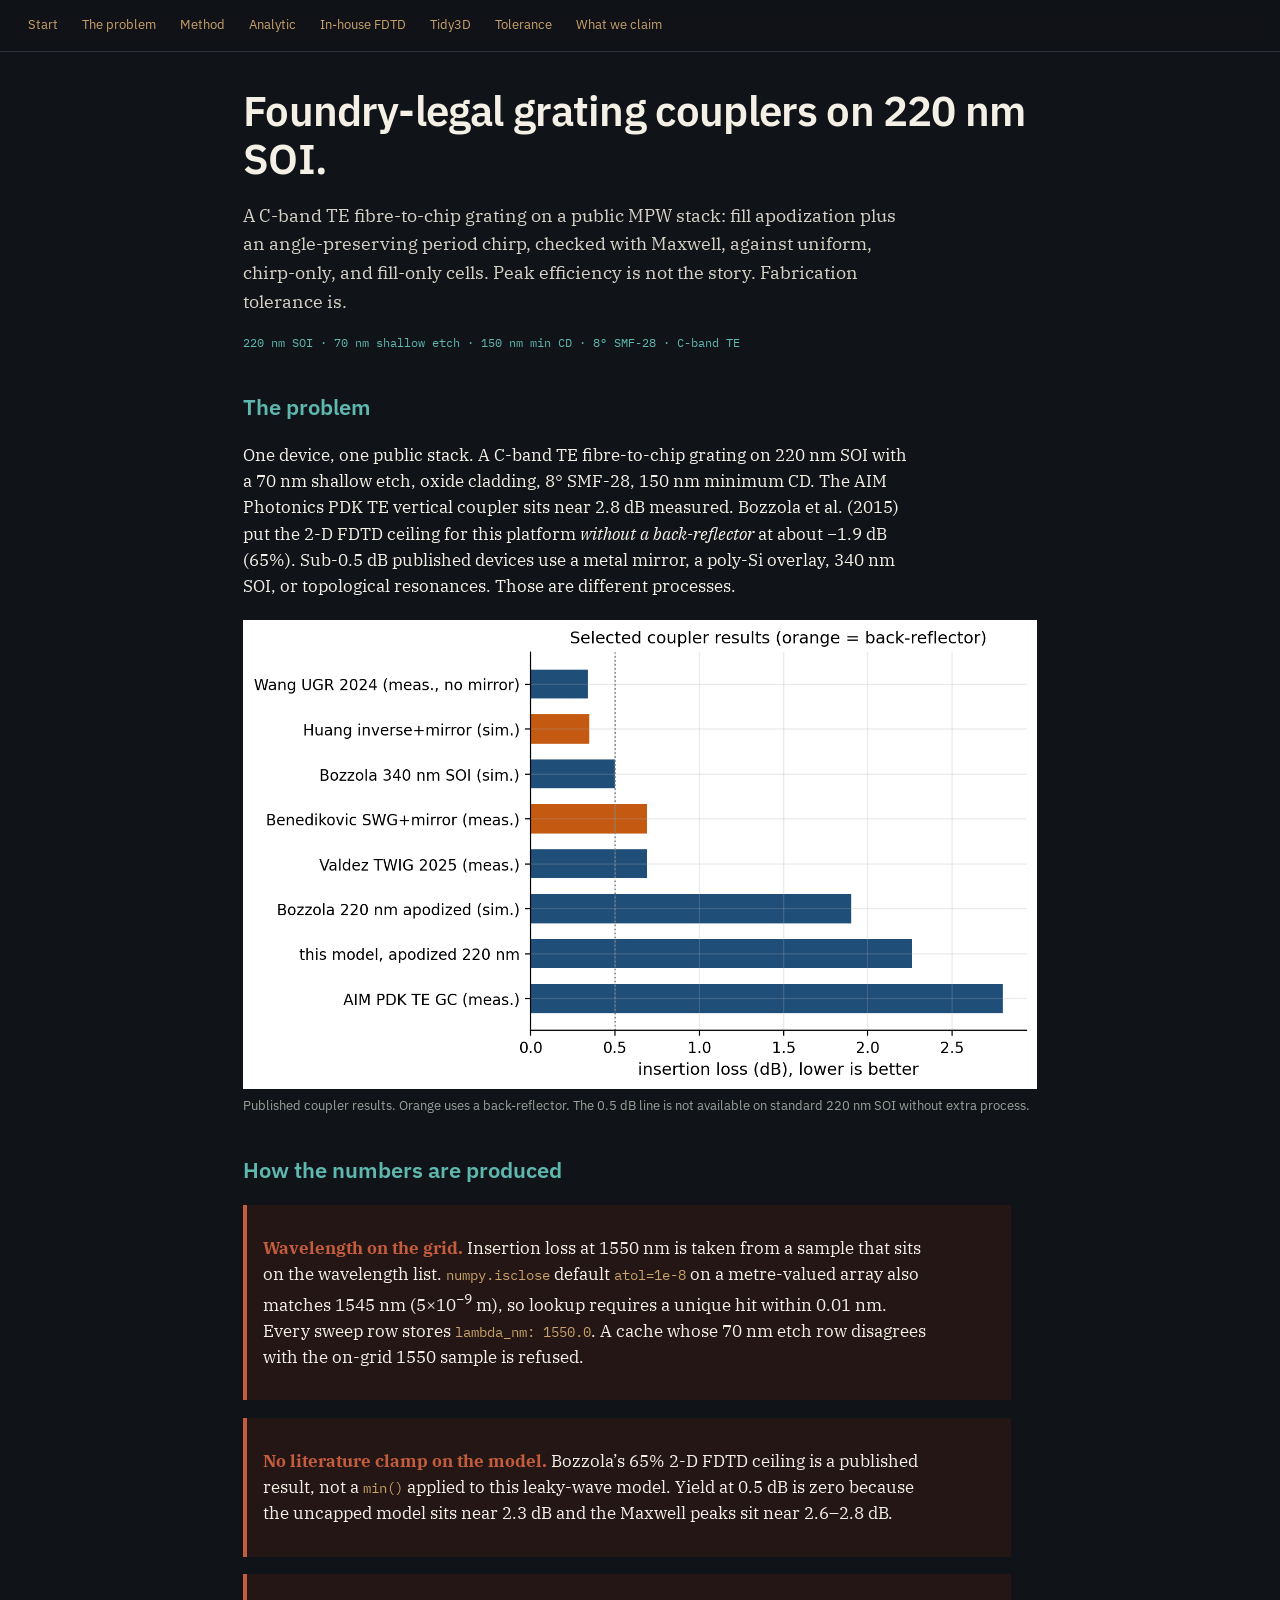
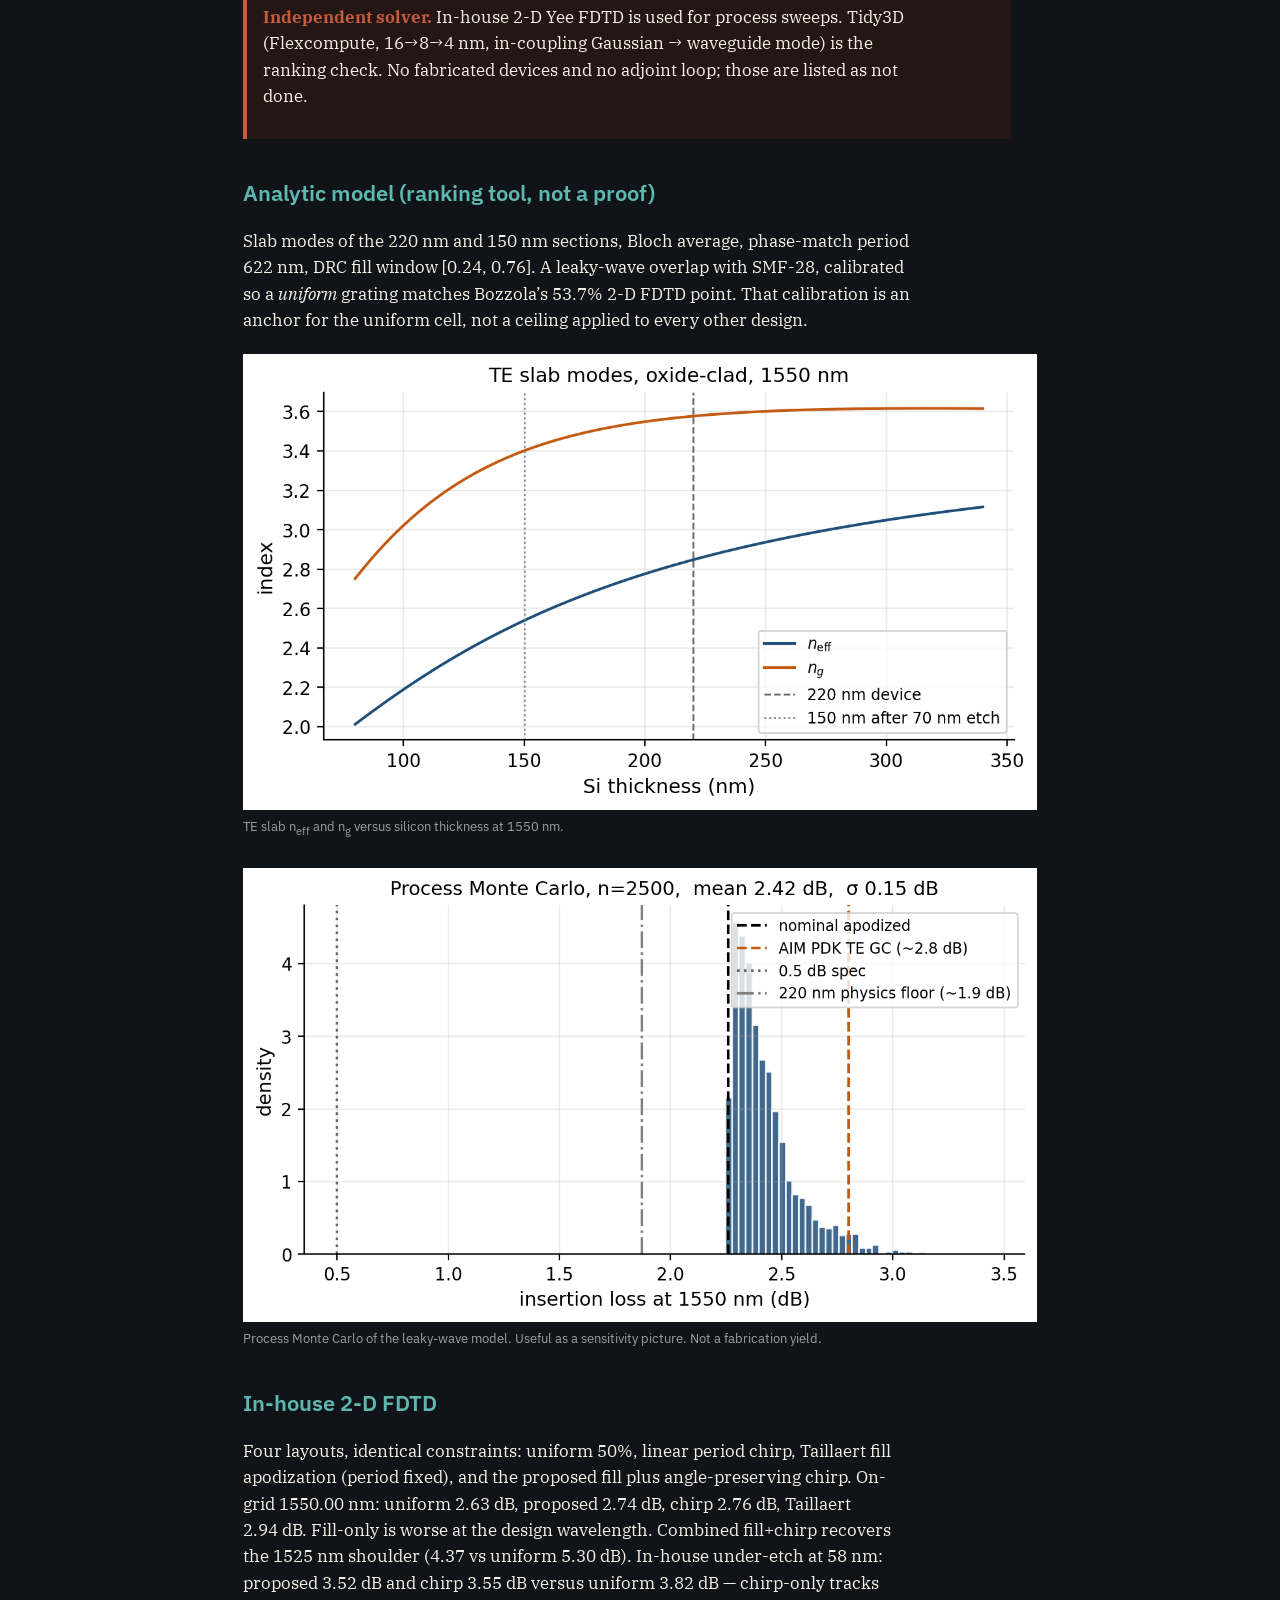
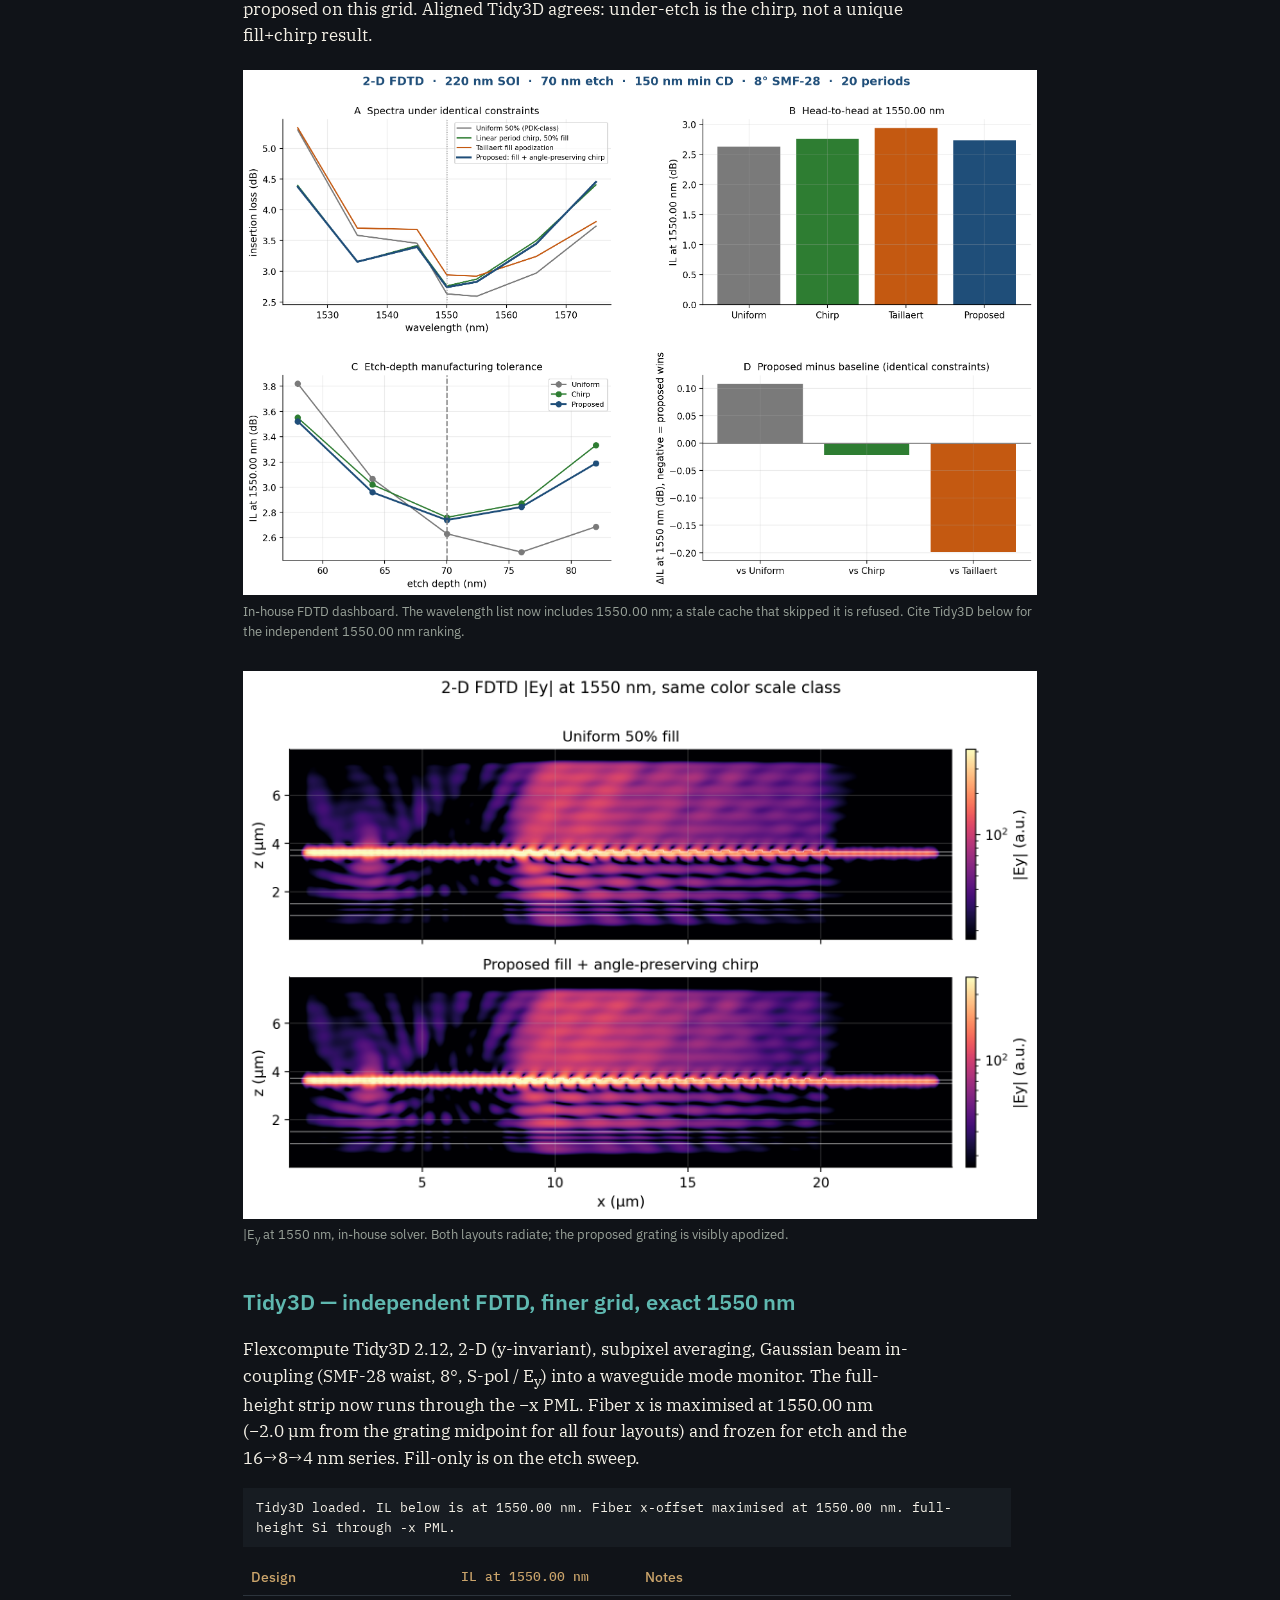
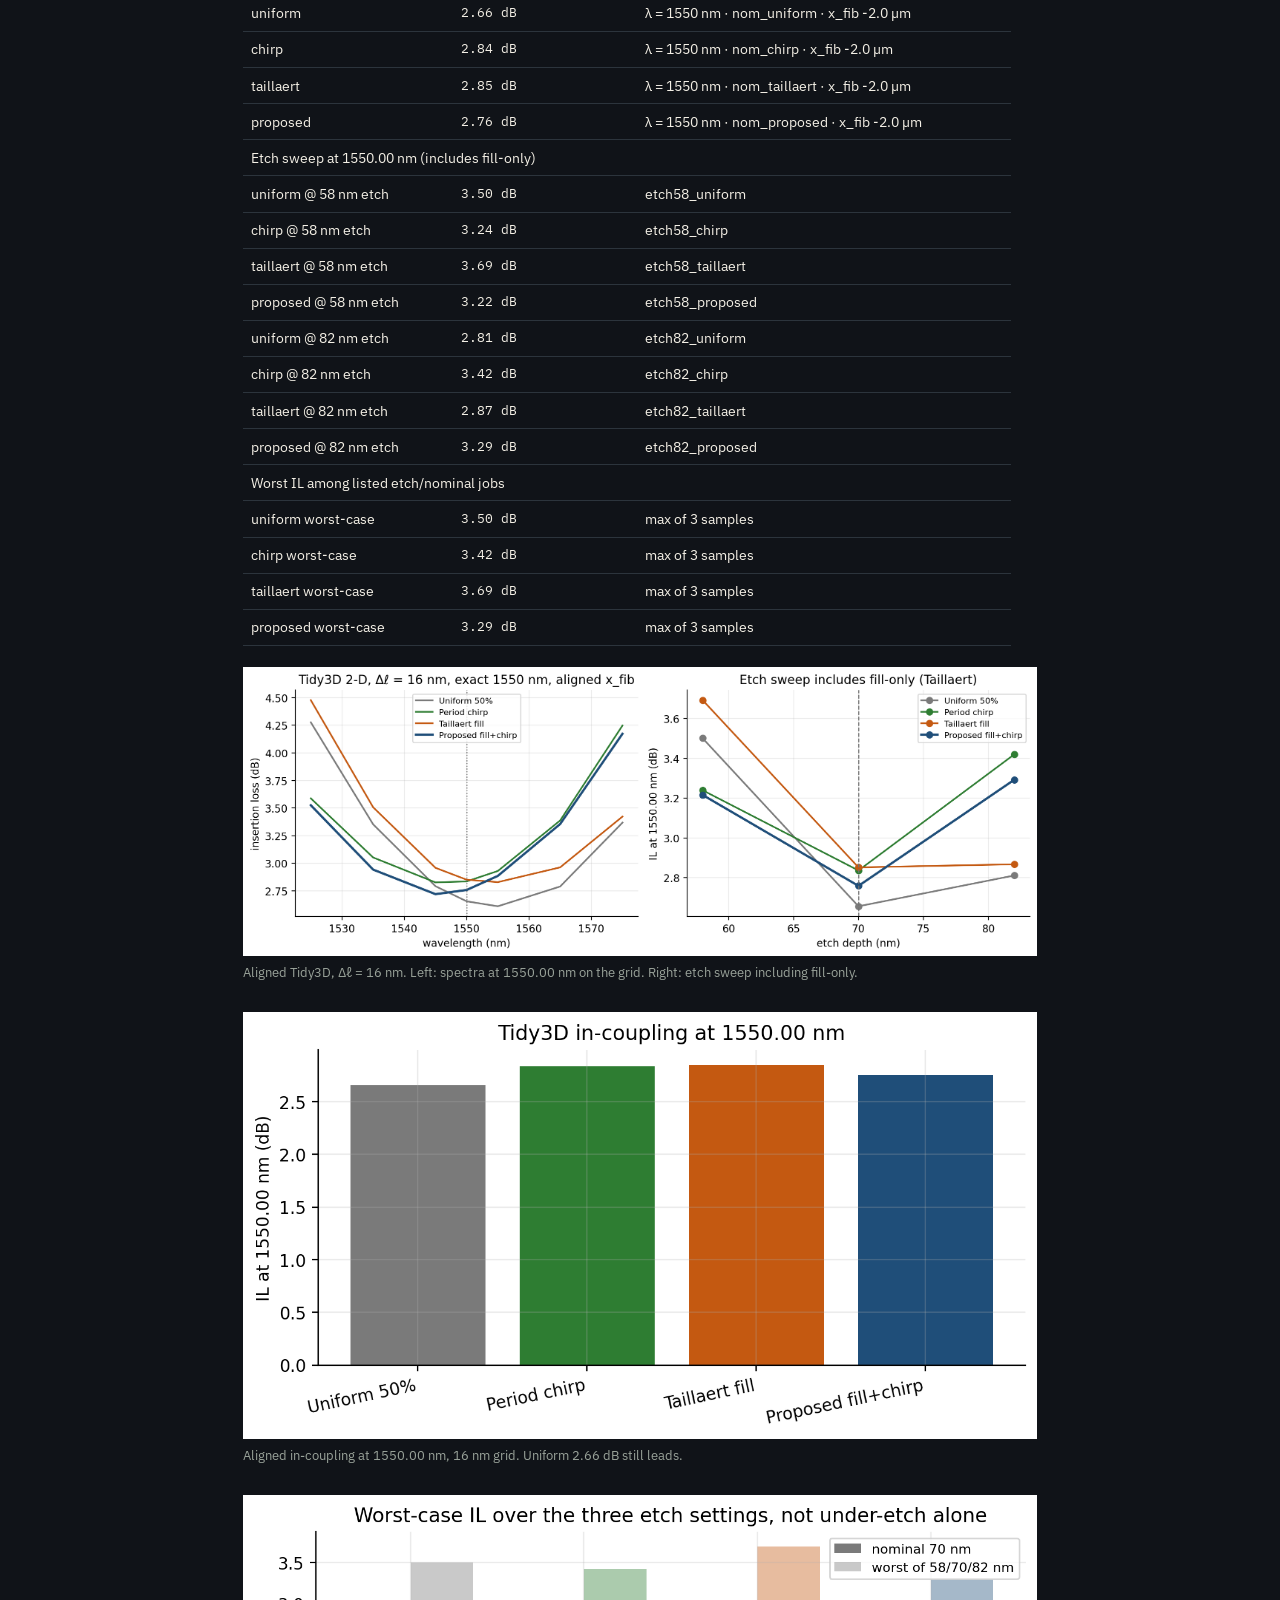
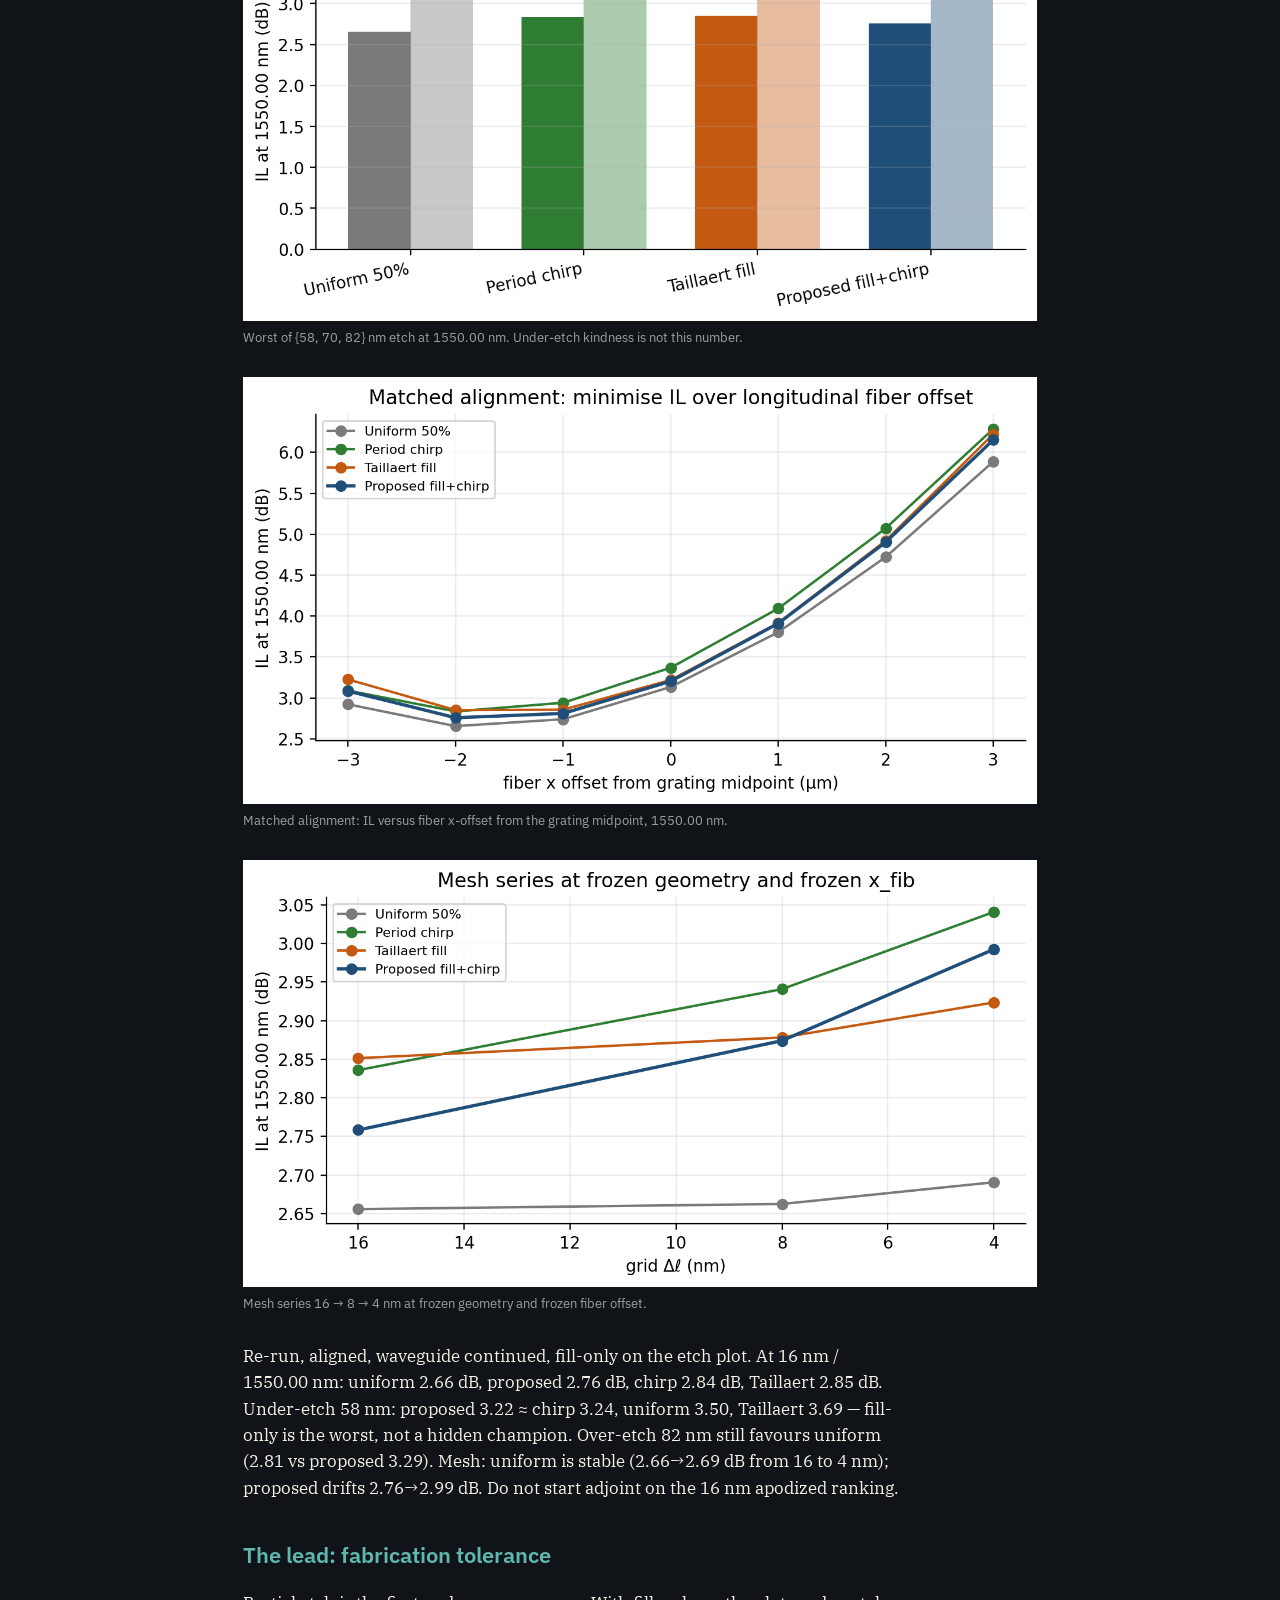
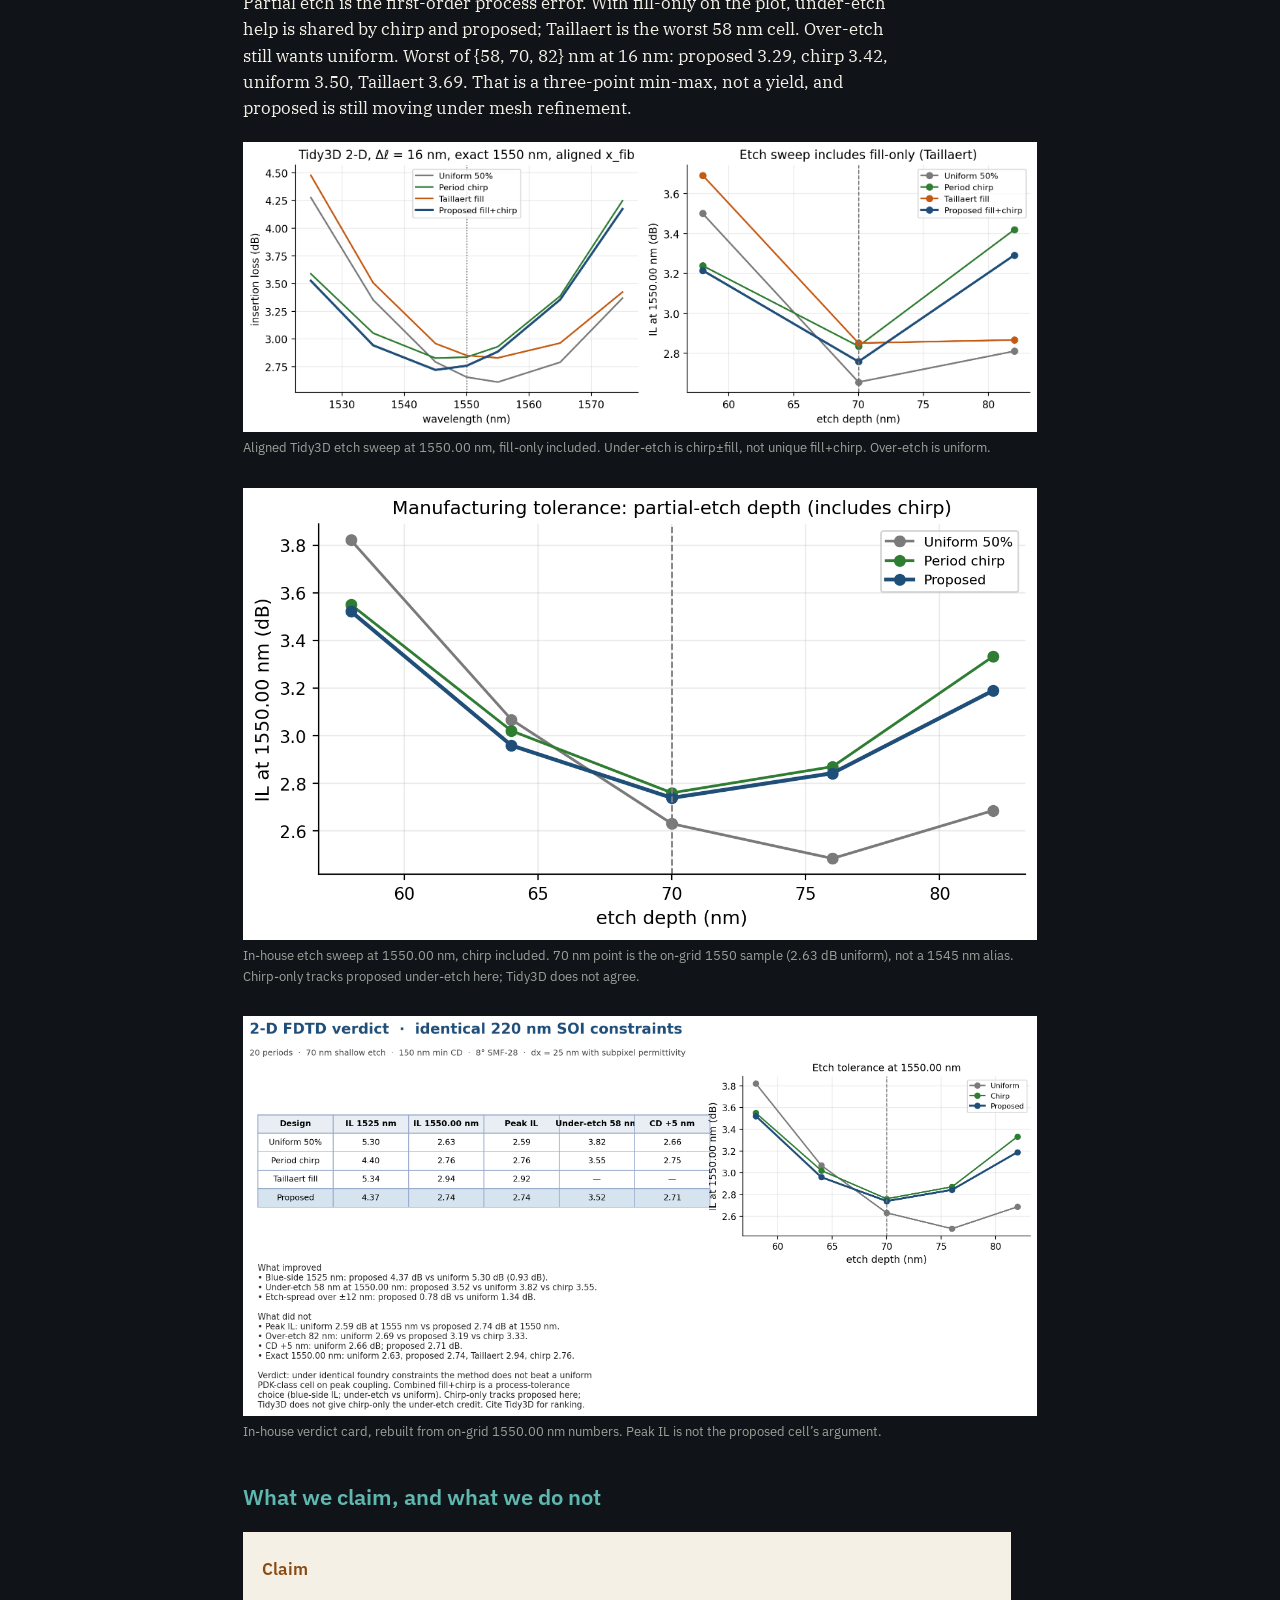
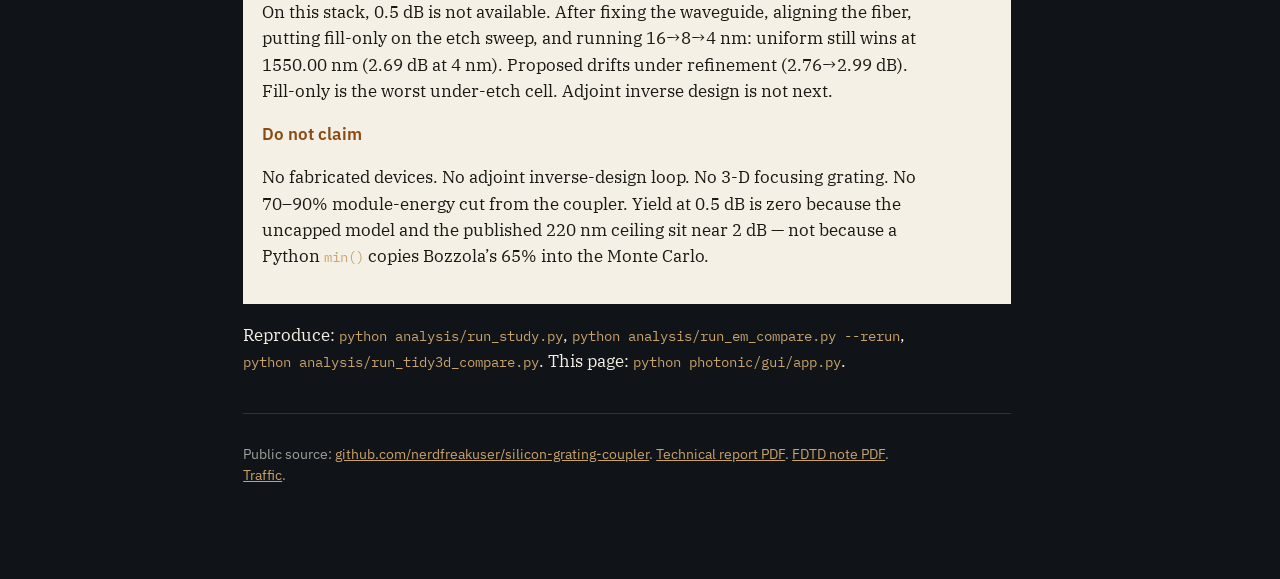
<file: docs/index.html>
<!DOCTYPE html>
<html lang="en">
<head>
  <meta charset="utf-8" />
  <meta name="viewport" content="width=device-width, initial-scale=1" />
  <title>Silicon grating coupler — lab notebook</title>
  <link rel="stylesheet" href="style.css" />
</head>
<body>
<nav>
  <a href="#start">Start</a>
  <a href="#problem">The problem</a>
  <a href="#method">Method</a>
  <a href="#analytic">Analytic</a>
  <a href="#fdtd">In-house FDTD</a>
  <a href="#tidy3d">Tidy3D</a>
  <a href="#tolerance">Tolerance</a>
  <a href="#claims">What we claim</a>
</nav>
<main>
  <header class="hero" id="start">
    <h1>Foundry-legal grating couplers on 220&nbsp;nm SOI.</h1>
    <p class="lede">
      A C-band TE fibre-to-chip grating on a public MPW stack: fill apodization
      plus an angle-preserving period chirp, checked with Maxwell, against
      uniform, chirp-only, and fill-only cells. Peak efficiency is not the
      story. Fabrication tolerance is.
    </p>
    <p class="meta">220 nm SOI · 70 nm shallow etch · 150 nm min CD · 8° SMF-28 · C-band TE</p>
  </header>

  <section id="problem">
    <h2>The problem</h2>
    <p>
      One device, one public stack. A C-band TE fibre-to-chip grating on
      220&nbsp;nm SOI with a 70&nbsp;nm shallow etch, oxide cladding, 8°
      SMF-28, 150&nbsp;nm minimum CD. The AIM Photonics PDK TE vertical
      coupler sits near 2.8&nbsp;dB measured. Bozzola et al. (2015) put the
      2-D FDTD ceiling for this platform <em>without a back-reflector</em>
      at about −1.9&nbsp;dB (65%). Sub-0.5&nbsp;dB published devices use a
      metal mirror, a poly-Si overlay, 340&nbsp;nm SOI, or topological
      resonances. Those are different processes.
    </p>
    <figure class="fig">
      <img src="figures/fig11_sota.png" alt="Literature coupler insertion-loss comparison" />
      <figcaption>Published coupler results. Orange uses a back-reflector. The 0.5&nbsp;dB line is not available on standard 220&nbsp;nm SOI without extra process.</figcaption>
    </figure>
  </section>

  <section id="method">
    <h2>How the numbers are produced</h2>
    <div class="warn">
      <p><strong>Wavelength on the grid.</strong> Insertion loss at 1550&nbsp;nm is taken from a sample that sits on the wavelength list. <code>numpy.isclose</code> default <code>atol=1e-8</code> on a metre-valued array also matches 1545&nbsp;nm (5×10<sup>−9</sup>&nbsp;m), so lookup requires a unique hit within 0.01&nbsp;nm. Every sweep row stores <code>lambda_nm: 1550.0</code>. A cache whose 70&nbsp;nm etch row disagrees with the on-grid 1550 sample is refused.</p>
    </div>
    <div class="warn">
      <p><strong>No literature clamp on the model.</strong> Bozzola’s 65% 2-D FDTD ceiling is a published result, not a <code>min()</code> applied to this leaky-wave model. Yield at 0.5&nbsp;dB is zero because the uncapped model sits near 2.3&nbsp;dB and the Maxwell peaks sit near 2.6–2.8&nbsp;dB.</p>
    </div>
    <div class="warn">
      <p><strong>Independent solver.</strong> In-house 2-D Yee FDTD is used for process sweeps. Tidy3D (Flexcompute, 16→8→4&nbsp;nm, in-coupling Gaussian → waveguide mode) is the ranking check. No fabricated devices and no adjoint loop; those are listed as not done.</p>
    </div>
  </section>

  <section id="analytic">
    <h2>Analytic model (ranking tool, not a proof)</h2>
    <p>
      Slab modes of the 220&nbsp;nm and 150&nbsp;nm sections, Bloch average,
      phase-match period 622&nbsp;nm, DRC fill window [0.24, 0.76]. A
      leaky-wave overlap with SMF-28, calibrated so a <em>uniform</em>
      grating matches Bozzola’s 53.7% 2-D FDTD point. That calibration is
      an anchor for the uniform cell, not a ceiling applied to every other
      design.
    </p>
    <figure class="fig">
      <img src="figures/fig01_slab_neff.png" alt="TE slab effective index versus thickness" />
      <figcaption>TE slab n<sub>eff</sub> and n<sub>g</sub> versus silicon thickness at 1550&nbsp;nm.</figcaption>
    </figure>
    <figure class="fig">
      <img src="figures/fig06_yield_hist.png" alt="Process Monte Carlo insertion-loss histogram" />
      <figcaption>Process Monte Carlo of the leaky-wave model. Useful as a sensitivity picture. Not a fabrication yield.</figcaption>
    </figure>
  </section>

  <section id="fdtd">
    <h2>In-house 2-D FDTD</h2>
    <p>
      Four layouts, identical constraints: uniform 50%, linear period chirp,
      Taillaert fill apodization (period fixed), and the proposed fill plus
      angle-preserving chirp. On-grid 1550.00&nbsp;nm: uniform
      2.63&nbsp;dB, proposed 2.74&nbsp;dB, chirp 2.76&nbsp;dB, Taillaert
      2.94&nbsp;dB. Fill-only is worse at the design wavelength. Combined
      fill+chirp recovers the 1525&nbsp;nm shoulder (4.37 vs uniform
      5.30&nbsp;dB). In-house under-etch at 58&nbsp;nm: proposed
      3.52&nbsp;dB and chirp 3.55&nbsp;dB versus uniform 3.82&nbsp;dB —
      chirp-only tracks proposed on this grid. Aligned Tidy3D agrees:
      under-etch is the chirp, not a unique fill+chirp result.
    </p>
    <figure class="fig">
      <img src="figures/em00_dashboard.png" alt="In-house FDTD dashboard" />
      <figcaption>In-house FDTD dashboard. The wavelength list now includes 1550.00&nbsp;nm; a stale cache that skipped it is refused. Cite Tidy3D below for the independent 1550.00&nbsp;nm ranking.</figcaption>
    </figure>
    <figure class="fig">
      <img src="figures/em05_fields.png" alt="Ey field maps uniform versus proposed" />
      <figcaption>|E<sub>y</sub> at 1550&nbsp;nm, in-house solver. Both layouts radiate; the proposed grating is visibly apodized.</figcaption>
    </figure>
  </section>

  <section id="tidy3d">
    <h2>Tidy3D — independent FDTD, finer grid, exact 1550&nbsp;nm</h2>
    <p>
      Flexcompute Tidy3D 2.12, 2-D (y-invariant), subpixel averaging,
      Gaussian beam in-coupling (SMF-28 waist, 8°, S-pol / E<sub>y</sub>)
      into a waveguide mode monitor. The full-height strip now runs through
      the −x PML. Fiber x is maximised at 1550.00&nbsp;nm (−2.0&nbsp;µm from
      the grating midpoint for all four layouts) and frozen for etch and
      the 16→8→4&nbsp;nm series. Fill-only is on the etch sweep.
    </p>
    <p id="tidy-status" class="status">Loading Tidy3D results…</p>
    <table>
      <thead>
        <tr>
          <th>Design</th>
          <th class="num">IL at 1550.00 nm</th>
          <th>Notes</th>
        </tr>
      </thead>
      <tbody id="tidy-table">
        <tr><td colspan="3">Waiting for <code>tidy3d_compare.json</code>.</td></tr>
      </tbody>
    </table>
    <figure class="fig">
      <img src="figures/td00_spectra_etch.png" alt="Tidy3D spectra and etch sweep including chirp" />
      <figcaption>Aligned Tidy3D, Δℓ = 16 nm. Left: spectra at 1550.00 nm on the grid. Right: etch sweep including fill-only.</figcaption>
    </figure>
    <figure class="fig">
      <img src="figures/td01_bars_1550.png" alt="Tidy3D insertion loss bars at exact 1550 nm" />
      <figcaption>Aligned in-coupling at 1550.00&nbsp;nm, 16&nbsp;nm grid. Uniform 2.66&nbsp;dB still leads.</figcaption>
    </figure>
    <figure class="fig">
      <img src="figures/td02_worst_etch.png" alt="Worst-case insertion loss over etch settings" onerror="this.parentElement.style.display='none'" />
      <figcaption>Worst of {58, 70, 82} nm etch at 1550.00 nm. Under-etch kindness is not this number.</figcaption>
    </figure>
    <figure class="fig">
      <img src="figures/td03_align.png" alt="Insertion loss versus fiber longitudinal offset" onerror="this.parentElement.style.display='none'" />
      <figcaption>Matched alignment: IL versus fiber x-offset from the grating midpoint, 1550.00 nm.</figcaption>
    </figure>
    <figure class="fig">
      <img src="figures/td04_converge.png" alt="Insertion loss versus FDTD grid size" onerror="this.parentElement.style.display='none'" />
      <figcaption>Mesh series 16 → 8 → 4 nm at frozen geometry and frozen fiber offset.</figcaption>
    </figure>
    <p>
      Re-run, aligned, waveguide continued, fill-only on the etch plot.
      At 16&nbsp;nm / 1550.00&nbsp;nm: uniform 2.66&nbsp;dB, proposed
      2.76&nbsp;dB, chirp 2.84&nbsp;dB, Taillaert 2.85&nbsp;dB. Under-etch
      58&nbsp;nm: proposed 3.22 ≈ chirp 3.24, uniform 3.50, Taillaert
      3.69 — fill-only is the worst, not a hidden champion. Over-etch
      82&nbsp;nm still favours uniform (2.81 vs proposed 3.29). Mesh:
      uniform is stable (2.66→2.69&nbsp;dB from 16 to 4&nbsp;nm); proposed
      drifts 2.76→2.99&nbsp;dB. Do not start adjoint on the 16&nbsp;nm
      apodized ranking.
    </p>
  </section>

  <section id="tolerance">
    <h2>The lead: fabrication tolerance</h2>
    <p>
      Partial etch is the first-order process error. With fill-only on
      the plot, under-etch help is shared by chirp and proposed; Taillaert
      is the worst 58&nbsp;nm cell. Over-etch still wants uniform. Worst
      of {58, 70, 82}&nbsp;nm at 16&nbsp;nm: proposed 3.29, chirp 3.42,
      uniform 3.50, Taillaert 3.69. That is a three-point min-max, not a
      yield, and proposed is still moving under mesh refinement.
    </p>
    <figure class="fig">
      <img src="figures/td00_spectra_etch.png" alt="Tidy3D insertion loss versus etch depth including chirp" />
      <figcaption>Aligned Tidy3D etch sweep at 1550.00&nbsp;nm, fill-only included. Under-etch is chirp±fill, not unique fill+chirp. Over-etch is uniform.</figcaption>
    </figure>
    <figure class="fig">
      <img src="figures/em03_etch.png" alt="In-house insertion loss versus etch depth" />
      <figcaption>In-house etch sweep at 1550.00&nbsp;nm, chirp included. 70&nbsp;nm point is the on-grid 1550 sample (2.63&nbsp;dB uniform), not a 1545&nbsp;nm alias. Chirp-only tracks proposed under-etch here; Tidy3D does not agree.</figcaption>
    </figure>
    <figure class="fig">
      <img src="figures/em07_verdict.png" alt="Verdict table of what improved and what did not" />
      <figcaption>In-house verdict card, rebuilt from on-grid 1550.00&nbsp;nm numbers. Peak IL is not the proposed cell’s argument.</figcaption>
    </figure>
  </section>

  <section id="claims">
    <h2>What we claim, and what we do not</h2>
    <div class="paper">
      <h3>Claim</h3>
      <p>
        On this stack, 0.5&nbsp;dB is not available. After fixing the
        waveguide, aligning the fiber, putting fill-only on the etch
        sweep, and running 16→8→4&nbsp;nm: uniform still wins at
        1550.00&nbsp;nm (2.69&nbsp;dB at 4&nbsp;nm). Proposed drifts
        under refinement (2.76→2.99&nbsp;dB). Fill-only is the worst
        under-etch cell. Adjoint inverse design is not next.
      </p>
      <h3>Do not claim</h3>
      <p>
        No fabricated devices. No adjoint inverse-design loop. No 3-D
        focusing grating. No 70–90% module-energy cut from the coupler.
        Yield at 0.5&nbsp;dB is zero because the uncapped model and the
        published 220&nbsp;nm ceiling sit near 2&nbsp;dB — not because a
        Python <code>min()</code> copies Bozzola’s 65% into the Monte Carlo.
      </p>
    </div>
    <p>
      Reproduce: <code>python analysis/run_study.py</code>,
      <code>python analysis/run_em_compare.py --rerun</code>,
      <code>python analysis/run_tidy3d_compare.py</code>.
      This page: <code>python photonic/gui/app.py</code>.
    </p>
  </section>

<footer class="pub">
  <p>
    Public source:
    <a href="https://github.com/nerdfreakuser/silicon-grating-coupler">github.com/nerdfreakuser/silicon-grating-coupler</a>.
    <a href="paper/Photonic_Coupler_Technical_Report.pdf">Technical report PDF</a>.
    <a href="paper/FDTD_Comparison.pdf">FDTD note PDF</a>.
    <a href="https://silicon-grating-coupler.goatcounter.com">Traffic</a>.
  </p>
</footer>

</main>
<script src="app.js"></script>

<script data-goatcounter="https://silicon-grating-coupler.goatcounter.com/count"
        async src="//gc.zgo.at/count.js"></script>
<noscript>
  <img src="https://silicon-grating-coupler.goatcounter.com/count?p=/" alt=""
       width="1" height="1" style="border:0;position:absolute" />
</noscript>

</body>
</html>
</file>
<file: docs/style.css>
@import url("https://fonts.googleapis.com/css2?family=IBM+Plex+Sans:ital,wght@0,400;0,500;0,600;1,400&family=IBM+Plex+Serif:ital,wght@0,400;0,600;1,400;1,600&family=IBM+Plex+Mono:wght@400;500&display=swap");

:root {
  --wafer: #101318;
  --panel: #171c22;
  --paper: #f4f0e6;
  --ink: #1b1914;
  --mute: #5e645e;
  --oxide: #5fb8b0;
  --gold: #c9a36a;
  --warn: #c45c3e;
  --line: #d9d2c4;
  --max: 42rem;
}

* { box-sizing: border-box; }
html, body { margin: 0; padding: 0; }
html { scroll-behavior: smooth; }
body {
  background: var(--wafer);
  color: var(--paper);
  font-family: "IBM Plex Serif", Georgia, serif;
  font-size: 17px;
  line-height: 1.55;
}

nav {
  position: sticky;
  top: 0;
  z-index: 4;
  display: flex;
  gap: 0.4rem;
  flex-wrap: wrap;
  padding: 0.7rem 1.2rem;
  background: rgba(16, 19, 24, 0.94);
  border-bottom: 1px solid #2a3138;
  backdrop-filter: blur(8px);
}
nav a {
  color: var(--gold);
  text-decoration: none;
  font-family: "IBM Plex Sans", sans-serif;
  font-size: 0.82rem;
  padding: 0.25rem 0.55rem;
  border-radius: 2px;
}
nav a:hover, nav a:focus { background: #232a31; color: var(--paper); outline: none; }

main {
  max-width: 52rem;
  margin: 0 auto;
  padding: 2.2rem 1.2rem 5rem;
}

.hero h1 {
  font-family: "IBM Plex Sans", sans-serif;
  font-weight: 600;
  font-size: clamp(1.8rem, 4vw, 2.6rem);
  line-height: 1.15;
  letter-spacing: -0.02em;
  margin: 0 0 0.6rem;
}
.hero p.lede {
  font-size: 1.15rem;
  color: #d7d2c6;
  max-width: var(--max);
}

.meta {
  font-family: "IBM Plex Mono", monospace;
  font-size: 0.78rem;
  color: var(--oxide);
  margin: 1rem 0 2rem;
}

h2 {
  font-family: "IBM Plex Sans", sans-serif;
  font-size: 1.35rem;
  font-weight: 600;
  margin: 2.4rem 0 0.7rem;
  color: var(--oxide);
}
h3 {
  font-family: "IBM Plex Sans", sans-serif;
  font-size: 1.05rem;
  font-weight: 600;
  margin: 1.4rem 0 0.4rem;
  color: var(--gold);
}

p { max-width: var(--max); }
a { color: var(--oxide); }

.paper {
  background: var(--paper);
  color: var(--ink);
  padding: 1.1rem 1.2rem;
  margin: 1.1rem 0;
  max-width: 48rem;
}
.paper h3 { color: #8a4b12; margin-top: 0.4rem; }
.paper p { color: var(--ink); }

.warn {
  border-left: 4px solid var(--warn);
  padding: 0.8rem 1rem;
  margin: 1.1rem 0;
  background: #241614;
  max-width: 48rem;
}
.warn strong { color: var(--warn); }

.fig {
  margin: 1.3rem 0 1.8rem;
}
.fig img {
  width: 100%;
  height: auto;
  display: block;
  background: #0a0c0e;
}
.fig figcaption {
  font-family: "IBM Plex Sans", sans-serif;
  font-size: 0.82rem;
  color: #9aa39a;
  margin-top: 0.4rem;
}

table {
  border-collapse: collapse;
  width: 100%;
  max-width: 48rem;
  font-family: "IBM Plex Sans", sans-serif;
  font-size: 0.9rem;
  margin: 0.8rem 0 1.2rem;
}
th, td {
  text-align: left;
  padding: 0.4rem 0.5rem;
  border-bottom: 1px solid #2c343c;
  vertical-align: top;
}
th { color: var(--gold); font-weight: 500; }
td.num, th.num { font-family: "IBM Plex Mono", monospace; font-size: 0.84rem; }

code, .path {
  font-family: "IBM Plex Mono", monospace;
  font-size: 0.84em;
  color: var(--gold);
}

.status {
  font-family: "IBM Plex Mono", monospace;
  font-size: 0.8rem;
  padding: 0.6rem 0.8rem;
  background: var(--panel);
  margin: 0.8rem 0;
  max-width: 48rem;
}

@media (max-width: 720px) {
  body { font-size: 16px; }
  nav { gap: 0.15rem; padding: 0.5rem; }
}
@media (prefers-reduced-motion: reduce) {
  html { scroll-behavior: auto; }
}

footer.pub {
  max-width: 48rem;
  margin: 2.4rem 0 0;
  padding-top: 1rem;
  border-top: 1px solid #2c343c;
  font-family: "IBM Plex Sans", sans-serif;
  font-size: 0.85rem;
  color: #9aa39a;
}
footer.pub a { color: var(--gold); }
</file>
